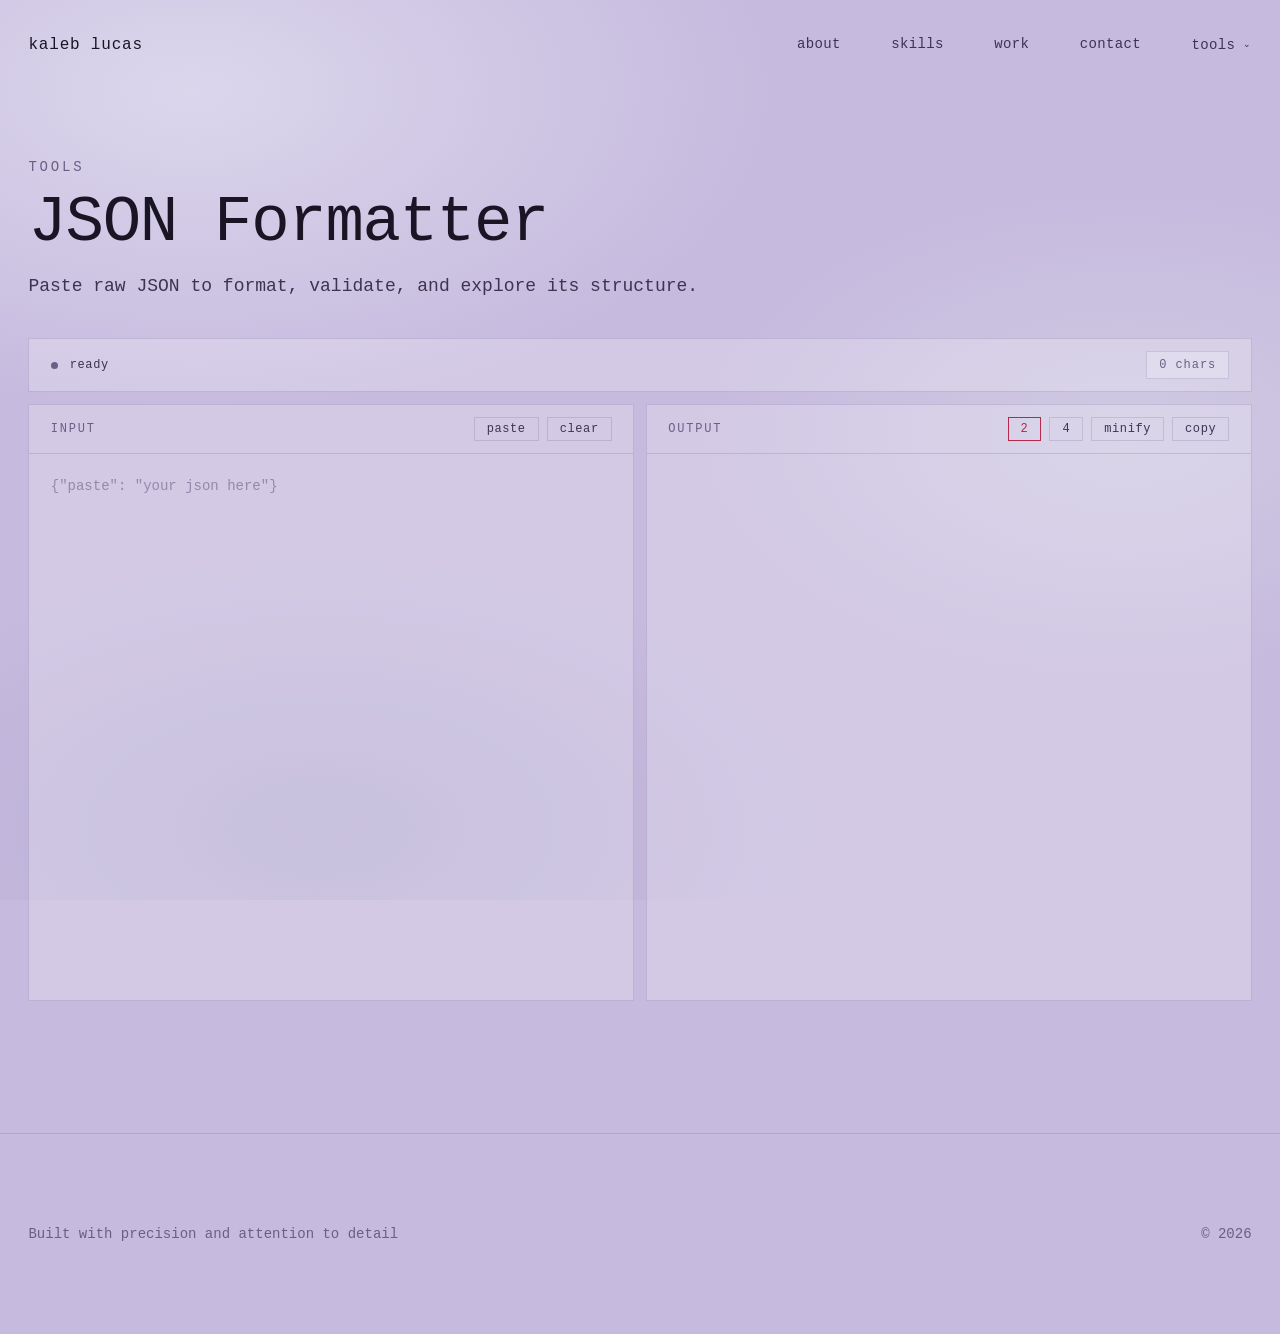
<file: src/main/resources/static/json-formatter.html>
<!DOCTYPE html>
<html lang="en">
<head>
    <link rel="icon" type="image/svg+xml" href="favicon.svg">
    <meta charset="UTF-8">
    <meta name="viewport" content="width=device-width, initial-scale=1.0">
    <title>JSON Formatter — Kaleb Lucas</title>
    <link rel="stylesheet" href="styles.css">
    <link rel="stylesheet" href="formatter.css">
    <link rel="stylesheet" href="theme-override.css">
</head>
<body>
    <nav class="navbar">
        <div class="nav-container">
            <a href="index.html" class="nav-logo" style="opacity:1;transform:none;pointer-events:auto;">kaleb lucas</a>
            <button class="hamburger" aria-label="Toggle menu" aria-expanded="false">
                <span></span>
                <span></span>
                <span></span>
            </button>
            <ul class="nav-menu">
                <li><a href="index.html#about">about</a></li>
                <li><a href="index.html#skills">skills</a></li>
                <li><a href="index.html#work">work</a></li>
                <li><a href="index.html#contact">contact</a></li>
                <li class="nav-dropdown">
                    <button class="nav-dropdown-toggle" aria-expanded="false" aria-haspopup="true">
                        tools <span class="nav-dropdown-caret">&#x2304;</span>
                    </button>
                    <ul class="nav-dropdown-menu" role="menu">
                        <li role="none"><a href="#" class="dark-mode-toggle" role="menuitem">dark mode</a></li>
                        <li role="none"><a href="json-formatter.html" role="menuitem">json formatter</a></li>
                        <li role="none"><a href="xml-formatter.html" role="menuitem">xml formatter</a></li>
                    </ul>
                </li>
            </ul>
        </div>
    </nav>

    <main class="tool-main">
        <div class="container">

            <div class="tool-header fade-in">
                <div class="tool-label">tools</div>
                <h1 class="tool-title">JSON Formatter</h1>
                <p class="tool-description">Paste raw JSON to format, validate, and explore its structure.</p>
            </div>

            <!-- Status bar -->
            <div class="jf-status-bar fade-in">
                <div class="jf-status-left">
                    <span id="jf-status-indicator" class="jf-status-dot jf-status-idle"></span>
                    <span id="jf-status-text" class="jf-status-text">ready</span>
                </div>
                <div class="jf-status-right">
                    <span id="jf-char-count" class="jf-meta-chip">0 chars</span>
                    <span id="jf-key-count"  class="jf-meta-chip hidden">0 keys</span>
                    <span id="jf-depth"      class="jf-meta-chip hidden">depth 0</span>
                </div>
            </div>

            <!-- Editor row -->
            <div class="jf-editor-row fade-in">

                <!-- Input panel -->
                <div class="jf-panel">
                    <div class="jf-panel-header">
                        <span class="jf-panel-label">input</span>
                        <div class="jf-panel-actions">
                            <button class="jf-btn" id="jf-paste-btn" title="Paste from clipboard">paste</button>
                            <button class="jf-btn" id="jf-clear-btn" title="Clear input">clear</button>
                        </div>
                    </div>
                    <textarea
                        id="jf-input"
                        class="jf-textarea"
                        placeholder='{"paste": "your json here"}'
                        spellcheck="false"
                        autocomplete="off"
                        autocorrect="off"
                        autocapitalize="off"
                    ></textarea>
                </div>

                <!-- Output panel -->
                <div class="jf-panel">
                    <div class="jf-panel-header">
                        <span class="jf-panel-label">output</span>
                        <div class="jf-panel-actions">
                            <button class="jf-btn" id="jf-indent-2"  title="2-space indent">2</button>
                            <button class="jf-btn" id="jf-indent-4"  title="4-space indent">4</button>
                            <button class="jf-btn" id="jf-minify-btn" title="Minify">minify</button>
                            <button class="jf-btn" id="jf-copy-btn"   title="Copy to clipboard">copy</button>
                        </div>
                    </div>
                    <div
                        id="jf-output"
                        class="jf-output"
                        contenteditable="true"
                        spellcheck="false"
                        autocorrect="off"
                        autocapitalize="off"
                        aria-label="Formatted JSON output"
                        aria-live="polite"
                    ></div>
                </div>

            </div>

            <!-- Error panel -->
            <div id="jf-error-panel" class="jf-error-panel hidden fade-in">
                <span class="jf-error-icon">&#x26A0;</span>
                <span id="jf-error-msg"></span>
            </div>

            <!-- Tree explorer -->
            <div id="jf-tree-wrap" class="jf-tree-wrap hidden fade-in">
                <div class="jf-panel-header">
                    <span class="jf-panel-label">tree explorer</span>
                    <div class="jf-panel-actions">
                        <button class="jf-btn" id="jf-expand-all">expand all</button>
                        <button class="jf-btn" id="jf-collapse-all">collapse all</button>
                    </div>
                </div>
                <div id="jf-tree" class="jf-tree"></div>
            </div>

        </div>
    </main>

    <footer class="footer">
        <div class="container">
            <div class="footer-content">
                <p>Built with precision and attention to detail</p>
                <p class="footer-year">&copy; 2026</p>
            </div>
        </div>
    </footer>

    <script src="script.js"></script>
    <script src="clipboard-utils.js"></script>
    <script src="json-formatter.js"></script>
</body>
</html>
</file>
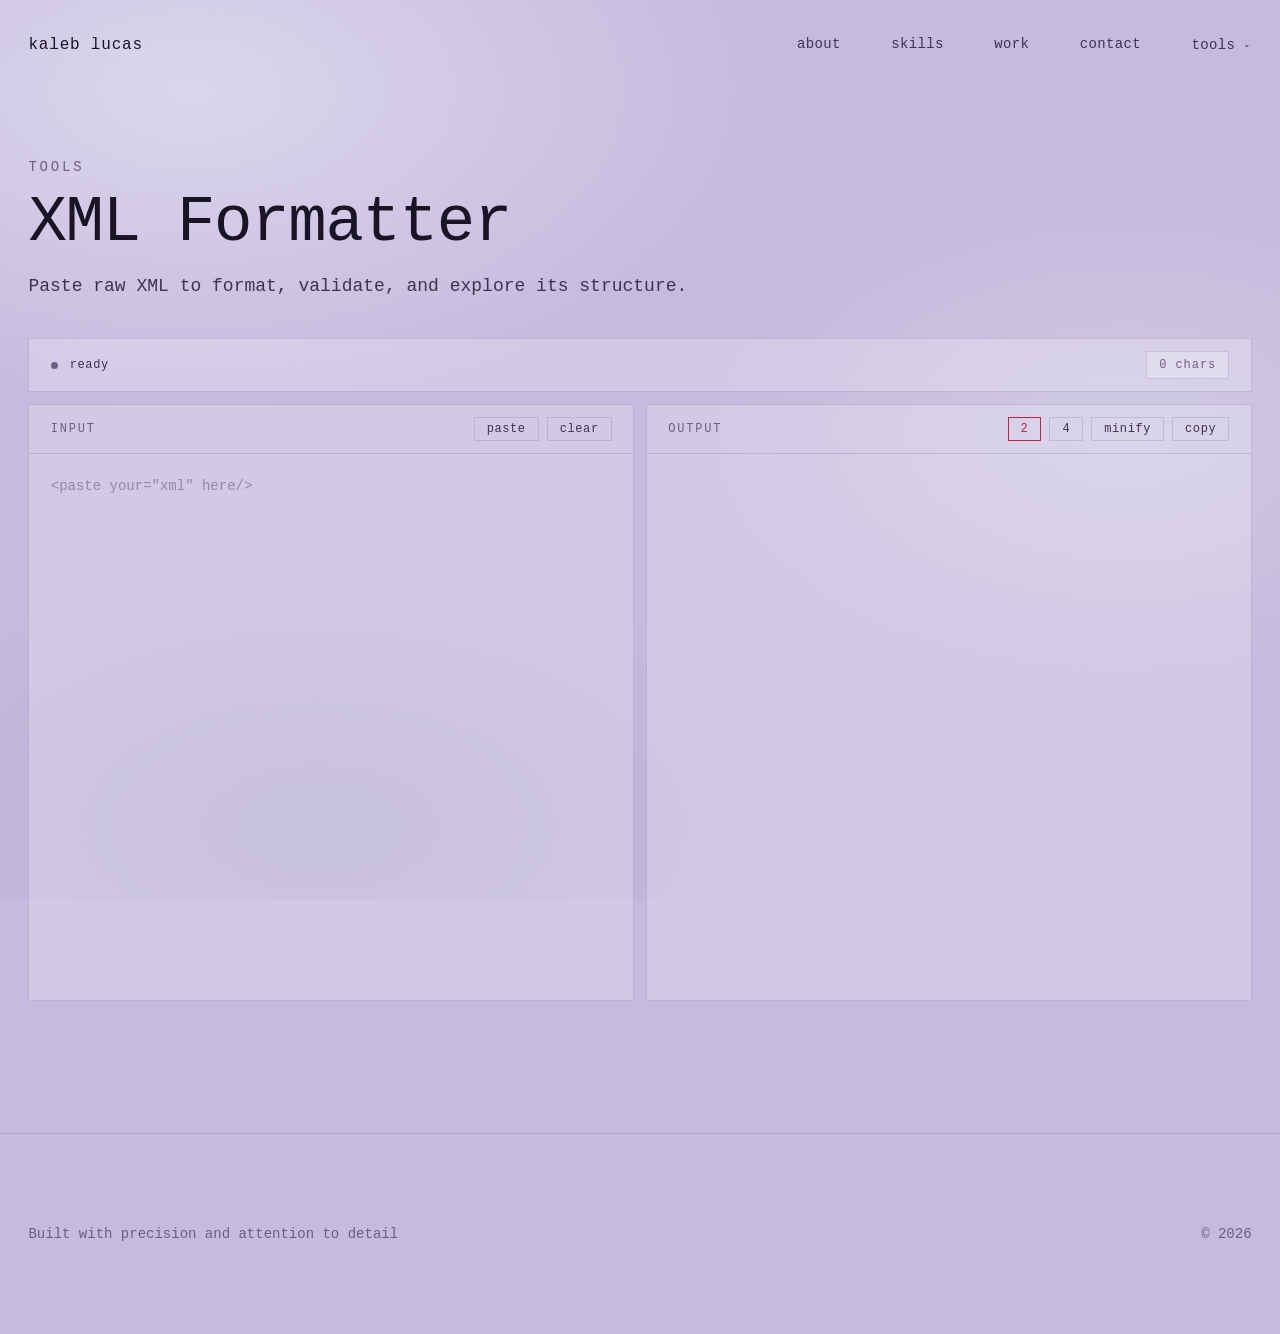
<file: src/main/resources/static/xml-formatter.html>
<!DOCTYPE html>
<html lang="en">
<head>
    <link rel="icon" type="image/svg+xml" href="favicon.svg">
    <meta charset="UTF-8">
    <meta name="viewport" content="width=device-width, initial-scale=1.0">
    <title>XML Formatter — Kaleb Lucas</title>
    <link rel="stylesheet" href="styles.css">
    <link rel="stylesheet" href="formatter.css">
    <link rel="stylesheet" href="theme-override.css">
</head>
<body>
    <nav class="navbar">
        <div class="nav-container">
            <a href="index.html" class="nav-logo" style="opacity:1;transform:none;pointer-events:auto;">kaleb lucas</a>
            <button class="hamburger" aria-label="Toggle menu" aria-expanded="false">
                <span></span>
                <span></span>
                <span></span>
            </button>
            <ul class="nav-menu">
                <li><a href="index.html#about">about</a></li>
                <li><a href="index.html#skills">skills</a></li>
                <li><a href="index.html#work">work</a></li>
                <li><a href="index.html#contact">contact</a></li>
                <li class="nav-dropdown">
                    <button class="nav-dropdown-toggle" aria-expanded="false" aria-haspopup="true">
                        tools <span class="nav-dropdown-caret">&#x2304;</span>
                    </button>
                    <ul class="nav-dropdown-menu" role="menu">
                        <li role="none"><a href="#" class="dark-mode-toggle" role="menuitem">dark mode</a></li>
                        <li role="none"><a href="json-formatter.html" role="menuitem">json formatter</a></li>
                        <li role="none"><a href="xml-formatter.html" role="menuitem">xml formatter</a></li>
                    </ul>
                </li>
            </ul>
        </div>
    </nav>

    <main class="tool-main">
        <div class="container">

            <div class="tool-header fade-in">
                <div class="tool-label">tools</div>
                <h1 class="tool-title">XML Formatter</h1>
                <p class="tool-description">Paste raw XML to format, validate, and explore its structure.</p>
            </div>

            <!-- Status bar -->
            <div class="jf-status-bar fade-in">
                <div class="jf-status-left">
                    <span id="jf-status-indicator" class="jf-status-dot jf-status-idle"></span>
                    <span id="jf-status-text" class="jf-status-text">ready</span>
                </div>
                <div class="jf-status-right">
                    <span id="jf-char-count"  class="jf-meta-chip">0 chars</span>
                    <span id="jf-node-count"  class="jf-meta-chip hidden">0 elements</span>
                    <span id="jf-depth"       class="jf-meta-chip hidden">depth 0</span>
                </div>
            </div>

            <!-- Editor row -->
            <div class="jf-editor-row fade-in">

                <!-- Input panel -->
                <div class="jf-panel">
                    <div class="jf-panel-header">
                        <span class="jf-panel-label">input</span>
                        <div class="jf-panel-actions">
                            <button class="jf-btn" id="jf-paste-btn" title="Paste from clipboard">paste</button>
                            <button class="jf-btn" id="jf-clear-btn" title="Clear input">clear</button>
                        </div>
                    </div>
                    <textarea
                        id="jf-input"
                        class="jf-textarea"
                        placeholder='<paste your="xml" here/>'
                        spellcheck="false"
                        autocomplete="off"
                        autocorrect="off"
                        autocapitalize="off"
                    ></textarea>
                </div>

                <!-- Output panel -->
                <div class="jf-panel">
                    <div class="jf-panel-header">
                        <span class="jf-panel-label">output</span>
                        <div class="jf-panel-actions">
                            <button class="jf-btn" id="jf-indent-2"   title="2-space indent">2</button>
                            <button class="jf-btn" id="jf-indent-4"   title="4-space indent">4</button>
                            <button class="jf-btn" id="jf-minify-btn" title="Minify">minify</button>
                            <button class="jf-btn" id="jf-copy-btn"   title="Copy to clipboard">copy</button>
                        </div>
                    </div>
                    <div
                        id="jf-output"
                        class="jf-output"
                        contenteditable="true"
                        spellcheck="false"
                        autocorrect="off"
                        autocapitalize="off"
                        aria-label="Formatted XML output"
                        aria-live="polite"
                    ></div>
                </div>

            </div>

            <!-- Error panel -->
            <div id="jf-error-panel" class="jf-error-panel hidden fade-in">
                <span class="jf-error-icon">&#x26A0;</span>
                <span id="jf-error-msg"></span>
            </div>

            <!-- Tree explorer -->
            <div id="jf-tree-wrap" class="jf-tree-wrap hidden fade-in">
                <div class="jf-panel-header">
                    <span class="jf-panel-label">tree explorer</span>
                    <div class="jf-panel-actions">
                        <button class="jf-btn" id="jf-expand-all">expand all</button>
                        <button class="jf-btn" id="jf-collapse-all">collapse all</button>
                    </div>
                </div>
                <div id="jf-tree" class="jf-tree"></div>
            </div>

        </div>
    </main>

    <footer class="footer">
        <div class="container">
            <div class="footer-content">
                <p>Built with precision and attention to detail</p>
                <p class="footer-year">&copy; 2026</p>
            </div>
        </div>
    </footer>

    <script src="script.js"></script>
    <script src="clipboard-utils.js"></script>
    <script src="xml-formatter.js"></script>
</body>
</html>
</file>
<file: src/main/resources/static/styles.css>
* {
    margin: 0;
    padding: 0;
    box-sizing: border-box;
}

:root {
    /* Base — Thistle as the canvas */
    --bg:           #C6BADE;
    --bg-deep:      #b3a9cf;   /* darker thistle, used for card borders/hover */
    --bg-light:     #d9d4e9;   /* lighter thistle, used for gradient blooms   */
    --bg-surface:   rgba(255, 255, 255, 0.22);  /* card/panel fill             */
    --bg-surface-hover: rgba(255, 255, 255, 0.36);

    /* Text — dark to contrast against the light base */
    --ink:          #1a1525;   /* primary text — deep plum-black              */
    --ink-mid:      #3d3452;   /* secondary text                              */
    --ink-muted:    #6b5f85;   /* muted/footer text                           */

    /* Accent — kept red for continuity */
    --accent:       #b5294a;   /* deeper red reads better on light bg         */

    /* Thistle tones for borders/glows */
    --thistle-border:     rgba(90, 70, 130, 0.18);
    --thistle-border-mid: rgba(90, 70, 130, 0.35);

    /* Typography Scale - Perfect Fourth (1.333) */
    --text-xs:   0.75rem;
    --text-sm:   0.875rem;
    --text-base: 1rem;
    --text-lg:   1.125rem;
    --text-xl:   1.333rem;
    --text-2xl:  1.777rem;
    --text-3xl:  2.369rem;
    --text-4xl:  3.157rem;
    --text-5xl:  4.209rem;
    --text-6xl:  5.61rem;

    /* Spacing Scale - Perfect Fourth */
    --space-1:  0.25rem;
    --space-2:  0.5rem;
    --space-3:  0.75rem;
    --space-4:  1rem;
    --space-5:  1.333rem;
    --space-6:  1.777rem;
    --space-8:  2.369rem;
    --space-10: 3.157rem;
    --space-12: 4.209rem;
    --space-16: 5.61rem;
    --space-20: 7.478rem;
    --space-24: 9.969rem;
}

html {
    scroll-behavior: smooth;
}

body {
    font-family: monospace;
    font-weight: 400;
    line-height: 1.5;
    color: var(--ink);
    background-color: var(--bg);

    /*
     * Fixed radial blooms built from the thistle family:
     *   #1  top-left     — bright highlight bloom (#d9d4e9 light thistle)
     *   #2  center-right — mid-tone bloom, creates lateral depth
     *   #3  bottom-left  — deep bloom (#b3a9cf) anchors the lower page
     * Fixed attachment means the page scrolls through the gradient field,
     * so each section is lit differently without any hard breaks.
     */
    background-image:
        radial-gradient(ellipse 70% 55% at 15%  10%, #dbd6ec 0%, transparent 65%),
        radial-gradient(ellipse 55% 45% at 88%  48%, #cfc9e2 0%, transparent 60%),
        radial-gradient(ellipse 65% 50% at 25%  92%, #b8afd4 0%, transparent 60%);
    background-attachment: fixed;

    font-feature-settings: "liga" 1, "kern" 1;
    -webkit-font-smoothing: antialiased;
    -moz-osx-font-smoothing: grayscale;
}

/* ─── Grid ─────────────────────────────────────────────────────────────────── */
.container {
    width: 100%;
    max-width: 1440px;
    margin: 0 auto;
    padding: 0 var(--space-6);
}

.grid {
    display: grid;
    grid-template-columns: repeat(12, 1fr);
    gap: var(--space-6);
}

/* ─── Navigation ────────────────────────────────────────────────────────────
 * Fully transparent at top — bleeds seamlessly into the hero gradient.
 * On scroll: gains a frosted thistle-tinted glass panel.
 * No border at rest — a faint plum line fades in on scroll.
 * ─────────────────────────────────────────────────────────────────────────── */
.navbar {
    position: fixed;
    top: 0;
    left: 0;
    right: 0;
    z-index: 1000;
    background: transparent;
    backdrop-filter: blur(0px);
    -webkit-backdrop-filter: blur(0px);
    border-bottom: 1px solid transparent;
    transition:
        background      0.45s ease,
        border-color    0.45s ease,
        backdrop-filter 0.45s ease;
}

.navbar.scrolled {
    background: rgba(198, 186, 222, 0.72);
    backdrop-filter: blur(24px);
    -webkit-backdrop-filter: blur(24px);
    border-bottom-color: var(--thistle-border);
}

.nav-container {
    display: flex;
    justify-content: space-between;
    align-items: center;
    height: var(--space-16);
    max-width: 1440px;
    margin: 0 auto;
    padding: 0 var(--space-6);
}

.nav-logo {
    font-size: var(--text-base);
    text-decoration: none;
    opacity: 0;
    transform: translateY(-4px);
    transition: opacity 0.4s ease, transform 0.4s ease;
    pointer-events: none;
    font-weight: 500;
    color: var(--ink);
    letter-spacing: 0.05em;
    /* Always above the mobile overlay */
    position: relative;
    z-index: 1100;
}


.nav-logo.logo-visible {
    opacity: 1;
    transform: translateY(0);
    pointer-events: auto;
}

.nav-menu {
    display: flex;
    list-style: none;
    align-items: center;
    gap: var(--space-10);
}

.nav-menu a {
    font-size: var(--text-sm);
    color: var(--ink-mid);
    text-decoration: none;
    font-weight: 300;
    letter-spacing: 0.025em;
    transition: color 0.2s ease;
    position: relative;
}

.nav-menu a:hover {
    color: var(--ink);
}

.nav-menu a::after {
    content: '';
    position: absolute;
    bottom: -2px;
    left: 0;
    width: 0;
    height: 1px;
    background: var(--accent);
    transition: width 0.3s ease;
}

.nav-menu a:hover::after {
    width: 100%;
}

/* ─── Hero ────────────────────────────────────────────────────────────────── */
.hero {
    height: 100vh;
    display: flex;
    align-items: center;
    position: relative;
    overflow: hidden;
}

.hero-content {
    grid-column: 1 / 8;
    z-index: 2;
}

.hero-label {
    font-size: var(--text-sm);
    color: var(--ink-muted);
    letter-spacing: 0.2em;
    text-transform: uppercase;
    margin-bottom: var(--space-3);
    font-weight: 300;
}

.hero-title {
    font-size: clamp(var(--text-4xl), 8vw, var(--text-6xl));
    font-weight: 300;
    line-height: 0.9;
    color: var(--ink);
    margin-bottom: var(--space-2);
    letter-spacing: -0.02em;
}

.hero-subtitle {
    font-size: clamp(var(--text-xl), 3vw, var(--text-3xl));
    font-weight: 500;
    color: var(--accent);
    margin-bottom: var(--space-8);
    letter-spacing: -0.01em;
}

.hero-description {
    font-size: var(--text-lg);
    color: var(--ink-mid);
    line-height: 1.6;
    max-width: 500px;
    margin-bottom: var(--space-10);
    font-weight: 300;
}

.hero-cta {
    display: inline-flex;
    align-items: center;
    font-size: var(--text-base);
    color: var(--ink);
    text-decoration: none;
    font-weight: 400;
    letter-spacing: 0.025em;
    transition: all 0.3s ease;
    border-bottom: 1px solid var(--accent);
    padding-bottom: var(--space-1);
}

.hero-cta:hover {
    transform: translateX(var(--space-2));
    color: var(--accent);
}

.hero-cta::after {
    content: '→';
    margin-left: var(--space-3);
    transition: transform 0.3s ease;
}

.hero-cta:hover::after {
    transform: translateX(var(--space-1));
}

/* ─── Sections ──────────────────────────────────────────────────────────────*/
.section {
    padding: var(--space-20) 0;
    position: relative;
}

.section-title {
    font-size: clamp(var(--text-2xl), 4vw, var(--text-4xl));
    font-weight: 300;
    color: var(--ink);
    margin-bottom: var(--space-12);
    letter-spacing: -0.01em;
    line-height: 1.1;
}

/* ─── About ──────────────────────────────────────────────────────────────── */
.about-content {
    grid-column: 1 / 9;
}

.about-text {
    font-size: var(--text-lg);
    line-height: 1.7;
    color: var(--ink-mid);
    font-weight: 300;
}

.about-text p {
    margin-bottom: var(--space-6);
}

.about-text p:last-child {
    margin-bottom: 0;
}

/* ─── Skills ─────────────────────────────────────────────────────────────── */
.skills-grid {
    display: grid;
    grid-template-columns: repeat(auto-fit, minmax(280px, 1fr));
    gap: var(--space-2);
    margin-top: var(--space-8);
}

.skill-category {
    padding: var(--space-6);
    border: 1px solid var(--thistle-border);
    background: var(--bg-surface);
    transition: border-color 0.3s ease, background 0.3s ease;
}

.skill-category:hover {
    border-color: var(--thistle-border-mid);
    background: var(--bg-surface-hover);
}

.skill-category h3 {
    font-size: var(--text-xl);
    font-weight: 500;
    color: var(--ink);
    margin-bottom: var(--space-5);
    letter-spacing: -0.01em;
}

.skill-category ul {
    list-style: none;
}

.skill-category li {
    font-size: var(--text-base);
    color: var(--ink-mid);
    padding: var(--space-2) 0;
    font-weight: 300;
    border-bottom: 1px solid var(--thistle-border);
}

.skill-category li:last-child {
    border-bottom: none;
}

/* ─── Projects ───────────────────────────────────────────────────────────── */
.projects-grid {
    display: grid;
    grid-template-columns: repeat(12, 1fr);
    gap: var(--space-6);
    margin-top: var(--space-8);
}

.project-card {
    padding: var(--space-8);
    border: 1px solid var(--thistle-border);
    background: var(--bg-surface);
    transition: all 0.3s ease;
    position: relative;
}

.project-card:nth-child(1) { grid-column: 1 / 13; }
.project-card:nth-child(2) { grid-column: 1 / 7; }
.project-card:nth-child(3) { grid-column: 7 / 13; }

.project-card:hover {
    border-color: var(--accent);
    background: rgba(181, 41, 74, 0.05);
    transform: translateY(-2px);
}

.project-card h3 {
    font-size: var(--text-xl);
    font-weight: 500;
    color: var(--ink);
    margin-bottom: var(--space-1);
    letter-spacing: -0.01em;
}

.project-role {
    display: block;
    font-size: var(--text-sm);
    font-weight: 300;
    color: var(--ink-muted);
    letter-spacing: 0.02em;
    margin-top: var(--space-1);
    margin-bottom: var(--space-5);
}

.project-bullets {
    list-style: none;
    margin-bottom: var(--space-6);
}

.project-bullets li {
    font-size: var(--text-base);
    line-height: 1.6;
    color: var(--ink-mid);
    font-weight: 300;
    padding: var(--space-2) 0;
    border-bottom: 1px solid var(--thistle-border);
}

.project-bullets li:last-child {
    border-bottom: none;
}

.project-tech {
    display: flex;
    flex-wrap: wrap;
    gap: var(--space-3);
}

.project-tech span {
    font-size: var(--text-xs);
    color: var(--ink-muted);
    text-transform: uppercase;
    letter-spacing: 0.1em;
    font-weight: 400;
}

/* ─── Contact ────────────────────────────────────────────────────────────── */
.contact-content {
    text-align: center;
    max-width: 600px;
    margin: 0 auto;
}

.contact-title {
    font-size: clamp(var(--text-3xl), 5vw, var(--text-5xl));
    font-weight: 300;
    color: var(--ink);
    margin-bottom: var(--space-6);
    letter-spacing: -0.02em;
}

.contact-description {
    font-size: var(--text-lg);
    line-height: 1.6;
    color: var(--ink-mid);
    margin-bottom: var(--space-10);
    font-weight: 300;
}

.contact-email {
    display: inline-block;
    font-size: var(--text-2xl);
    color: var(--accent);
    text-decoration: none;
    font-weight: 400;
    letter-spacing: -0.01em;
    transition: all 0.3s ease;
    border-bottom: 2px solid var(--accent);
    padding-bottom: var(--space-2);
}

.contact-email:hover {
    transform: translateY(-2px);
    color: var(--ink);
}

/* ─── Footer ─────────────────────────────────────────────────────────────── */
.footer {
    padding: var(--space-16) 0;
    border-top: 1px solid var(--thistle-border);
}

.footer-content {
    display: flex;
    justify-content: space-between;
    align-items: center;
}

.footer p {
    font-size: var(--text-sm);
    color: var(--ink-muted);
    font-weight: 300;
}

.footer-year {
    color: var(--ink-mid);
}

/* ─── Hamburger (hidden on desktop) ──────────────────────────────────────── */
.hamburger {
    display: none;
    flex-direction: column;
    justify-content: center;
    align-items: center;
    gap: 5px;
    width: 36px;
    height: 36px;
    background: transparent;
    border: none;
    cursor: pointer;
    padding: 0;
    /* Always above the mobile overlay */
    position: relative;
    z-index: 1100;
}

.hamburger span {
    display: block;
    width: 22px;
    height: 1.5px;
    background: var(--ink);
    transition: transform 0.3s ease, opacity 0.3s ease;
    transform-origin: center;
}

/* Animate to × when open */
.navbar.nav-open .hamburger span:nth-child(1) {
    transform: translateY(6.5px) rotate(45deg);
}
.navbar.nav-open .hamburger span:nth-child(2) {
    opacity: 0;
    transform: scaleX(0);
}
.navbar.nav-open .hamburger span:nth-child(3) {
    transform: translateY(-6.5px) rotate(-45deg);
}

/* ─── Responsive ──────────────────────────────────────────────────────────── */
@media (max-width: 1024px) {
    .hero-content  { grid-column: 1 / 12; }
    .about-content { grid-column: 1 / 12; }

    .project-card:nth-child(1),
    .project-card:nth-child(2),
    .project-card:nth-child(3) {
        grid-column: 1 / 13;
    }
}

@media (max-width: 768px) {
    :root {
        --space-6:  1rem;
        --space-10: 2rem;
        --space-12: 2.5rem;
        --space-16: 3rem;
        --space-20: 4rem;
    }

    /* Show hamburger, hide inline nav */
    .hamburger { display: flex; }

    .navbar {
        position: sticky !important;
        top: 0;
        backdrop-filter: none;
        -webkit-backdrop-filter: none;
        transition: none;
    }

    /* Mobile overlay — breaks out of nav-container's max-width constraint */
    .nav-menu {
        display: none !important;
        position: fixed;
        top: 48px;
        left: 0;
        right: 0;
        width: 100vw;
        height: calc(100vh - 48px);
        flex-direction: column;
        justify-content: flex-start;
        align-items: center;
        gap: var(--space-8);
        background: #C6BADE;
        z-index: 999;
        list-style: none;
        padding-top: var(--space-10);
        overflow-y: auto;
        box-sizing: border-box;
    }

    .navbar.nav-open {
        z-index: 1001;
        background: #C6BADE !important;
    }

    .navbar.nav-open .nav-menu {
        display: flex !important;
    }

    /* All nav links — uniform size, consistent weight */
    .nav-menu > li > a,
    .nav-dropdown-toggle {
        font-size: var(--text-xl) !important;
        font-weight: 400;
        color: var(--ink-mid);
        letter-spacing: 0.025em;
    }

    /* Tools dropdown — collapsed by default, toggled by JS as normal */
    .nav-dropdown {
        display: flex;
        flex-direction: column;
        align-items: center;
        gap: var(--space-3);
        position: static;
    }

    /* The dropdown panel: static position, no floating panel styling */
    .nav-dropdown-menu {
        position: static;
        background: transparent;
        border: none;
        backdrop-filter: none;
        -webkit-backdrop-filter: none;
        padding: 0;
        min-width: unset;
        /* Keep JS-driven .open class working — don't force display here */
    }

    /* Dropdown items match the other links */
    .nav-dropdown-menu li a {
        font-size: var(--text-xl) !important;
        font-weight: 400;
        color: var(--ink-mid);
        padding: var(--space-1) 0;
        text-align: center;
    }

    .nav-dropdown-caret { display: none; }

    .skills-grid { grid-template-columns: 1fr; }

    .footer-content {
        flex-direction: column;
        gap: var(--space-4);
        text-align: center;
    }
}

@media (max-width: 480px) {
    .container     { padding: 0 var(--space-4); }
    .nav-container { padding: 0 var(--space-4); }
}

/* ─── Focus ───────────────────────────────────────────────────────────────── */
a:focus,
button:focus {
    outline: 2px solid var(--accent);
    outline-offset: 2px;
}

/* ─── Scroll Fade Animations ─────────────────────────────────────────────── */
.fade-in {
    opacity: 0;
    transform: translateY(28px);
    transition: opacity 0.75s ease, transform 0.75s ease;
}

.fade-in.visible {
    opacity: 1;
    transform: translateY(0);
}

.fade-in:nth-child(2) { transition-delay: 0.1s; }
.fade-in:nth-child(3) { transition-delay: 0.2s; }
.fade-in:nth-child(4) { transition-delay: 0.3s; }

/* ─── Work Experience Card Elements ──────────────────────────────────────── */
.project-card-meta {
    display: flex;
    justify-content: space-between;
    align-items: baseline;
    margin-bottom: var(--space-4);
}

.project-tenure {
    font-size: var(--text-xs);
    color: var(--ink-muted);
    text-transform: uppercase;
    letter-spacing: 0.1em;
    font-weight: 500;
}

.project-location {
    font-size: var(--text-xs);
    color: var(--ink-muted);
    font-weight: 300;
    letter-spacing: 0.03em;
}

.project-company {
    display: block;
    font-size: var(--text-base);
    font-weight: 400;
    color: var(--ink-mid);
    letter-spacing: 0.01em;
    margin-top: var(--space-1);
}

/* ─── Nav Dropdown ───────────────────────────────────────────────────────── */
.nav-dropdown {
    position: relative;
}

.nav-dropdown-toggle {
    font-family: monospace;
    font-size: var(--text-sm);
    font-weight: 300;
    color: var(--ink-mid);
    background: transparent;
    border: none;
    cursor: pointer;
    letter-spacing: 0.025em;
    padding: 0;
    display: flex;
    align-items: center;
    gap: var(--space-2);
    transition: color 0.2s ease;
    position: relative;
}

.nav-dropdown-toggle::after {
    content: '';
    position: absolute;
    bottom: -2px;
    left: 0;
    width: 0;
    height: 1px;
    background: var(--accent);
    transition: width 0.3s ease;
}

.nav-dropdown-toggle:hover,
.nav-dropdown-toggle[aria-expanded="true"] {
    color: var(--ink);
}

.nav-dropdown-toggle:hover::after,
.nav-dropdown-toggle[aria-expanded="true"]::after {
    width: 100%;
}

.nav-dropdown-caret {
    font-size: 0.65em;
    display: inline-block;
    transition: transform 0.2s ease;
    line-height: 1;
}

.nav-dropdown-toggle[aria-expanded="true"] .nav-dropdown-caret {
    transform: rotate(180deg);
}

.nav-dropdown-menu {
    display: none;
    position: absolute;
    top: calc(100% + var(--space-5));
    right: 0;
    min-width: 160px;
    list-style: none;
    background: rgba(198, 186, 222, 0.92);
    backdrop-filter: blur(24px);
    -webkit-backdrop-filter: blur(24px);
    border: 1px solid var(--thistle-border-mid);
    padding: var(--space-2) 0;
    z-index: 1001;
}

.nav-dropdown-menu.open {
    display: block;
}

.nav-dropdown-menu li a {
    display: block;
    padding: var(--space-3) var(--space-5);
    font-size: var(--text-sm);
    font-weight: 300;
    color: var(--ink-mid);
    text-decoration: none;
    letter-spacing: 0.025em;
    transition: color 0.2s ease, background 0.2s ease;
    white-space: nowrap;
}

.nav-dropdown-menu li a:hover {
    color: var(--ink);
    background: rgba(255, 255, 255, 0.2);
}

/* ─── DiSC Profile ──────────────────────────────────────────────────────────── */
.disc-wrapper {
    display: flex;
    align-items: center;
    gap: var(--space-12);
    margin-top: var(--space-12);
    padding-top: var(--space-10);
}

/* SVG column */
.disc-graphic-col {
    flex: 0 0 280px;
}

.disc-svg {
    width: 100%;
    height: auto;
    display: block;
}

/* Quadrant fills */
.disc-q { opacity: 0.18; transition: opacity 0.3s ease; }
.disc-q-d { fill: #3dbd6e; }          /* top-left   — D (green) */
.disc-q-i { fill: var(--accent); }    /* top-right  — i (red) */
.disc-q-s { fill: #29aacc; }          /* bottom-right — S (blue/cyan) */
.disc-q-c { fill: #d4a017; }          /* bottom-left  — C (yellow) */

/* Highlight the two active quadrants */
.disc-q-d,
.disc-q-i { opacity: 0.34; }

/* Structural SVG elements */
.disc-axis {
    stroke: var(--thistle-border-mid);
    stroke-width: 1;
}

.disc-ring {
    fill: none;
    stroke: var(--thistle-border-mid);
    stroke-width: 1.5;
}

/* Quadrant letter labels */
.disc-label {
    font-family: monospace;
    font-size: 22px;
    font-weight: 500;
    fill: var(--ink-mid);
    text-anchor: middle;
    dominant-baseline: middle;
}

/* Position marker */
.disc-dot {
    fill: var(--accent);
    opacity: 0.9;
}

.disc-dot-label {
    font-family: monospace;
    font-size: 10px;
    font-weight: 600;
    fill: #fff;
    text-anchor: middle;
    dominant-baseline: middle;
    letter-spacing: 0.02em;
}

/* Blurbs column */
.disc-blurbs-col {
    flex: 1;
    min-width: 0;
}

.disc-eyebrow {
    font-size: var(--text-xs);
    color: var(--ink-muted);
    text-transform: uppercase;
    letter-spacing: 0.15em;
    font-weight: 500;
    margin-bottom: var(--space-6);
}

.disc-blurbs {
    display: grid;
    grid-template-columns: 1fr 1fr;
    gap: var(--space-5);
}

.disc-blurb {
    display: flex;
    gap: var(--space-4);
    align-items: center;
}

.disc-blurb-icon {
    font-size: var(--text-xl);
    line-height: 1;
    flex-shrink: 0;
    margin-top: 2px;
}

.disc-blurb strong {
    display: block;
    font-size: var(--text-sm);
    font-weight: 500;
    color: var(--ink);
    margin-bottom: var(--space-2);
    letter-spacing: 0.01em;
}

.disc-blurb p {
    font-size: var(--text-sm);
    color: var(--ink-mid);
    font-weight: 300;
    line-height: 1.6;
    margin: 0;
}

/* Responsive */
@media (max-width: 900px) {
    .disc-wrapper {
        flex-direction: column;
        gap: var(--space-8);
        align-items: center;
    }

    .disc-graphic-col {
        flex: 0 0 auto;
        width: 240px;
    }

    .disc-blurbs-col {
        width: 100%;
        text-align: left;
    }
}

@media (max-width: 600px) {
    .disc-blurbs {
        grid-template-columns: 1fr;
    }
}
</file>
<file: src/main/resources/static/formatter.css>
/* ─── Tool Page: Navbar ─────────────────────────────────────────────────────
   The navbar is already position:fixed in styles.css — it doesn't scroll.
   On tool pages we want it fully transparent (blends into the page gradient)
   with no frosted glass, no border, no backdrop blur — even when .scrolled
   is present on the element.
────────────────────────────────────────────────────────────────────────────── */
body:has(.tool-main) .navbar {
    position: absolute !important;
    background: transparent !important;
    backdrop-filter: none !important;
    -webkit-backdrop-filter: none !important;
    border-bottom-color: transparent !important;
}

/* Nav logo: always visible, never underlined on tool pages */
body:has(.tool-main) .nav-logo {
    opacity: 1;
    transform: none;
    pointer-events: auto;
    text-decoration: none;
}

/* ─── Tool Page Layout ───────────────────────────────────────────────────────── */
.tool-main {
    padding-top: calc(var(--space-16) + var(--space-12));
    padding-bottom: var(--space-20);
    min-height: 100vh;
}

.tool-header {
    margin-bottom: var(--space-8);
}

.tool-label {
    font-size: var(--text-sm);
    color: var(--ink-muted);
    letter-spacing: 0.2em;
    text-transform: uppercase;
    font-weight: 300;
    margin-bottom: var(--space-3);
}

.tool-title {
    font-size: clamp(var(--text-3xl), 5vw, var(--text-5xl));
    font-weight: 300;
    color: var(--ink);
    letter-spacing: -0.02em;
    line-height: 1.05;
    margin-bottom: var(--space-4);
}

.tool-description {
    font-size: var(--text-lg);
    color: var(--ink-mid);
    font-weight: 300;
}

/* ─── Status Bar ─────────────────────────────────────────────────────────────── */
.jf-status-bar {
    display: flex;
    justify-content: space-between;
    align-items: center;
    padding: var(--space-3) var(--space-5);
    border: 1px solid var(--thistle-border);
    background: var(--bg-surface);
    margin-bottom: var(--space-3);
    font-size: var(--text-xs);
}

.jf-status-left {
    display: flex;
    align-items: center;
    gap: var(--space-3);
}

.jf-status-right {
    display: flex;
    align-items: center;
    gap: var(--space-3);
}

.jf-status-dot {
    width: 7px;
    height: 7px;
    border-radius: 50%;
    flex-shrink: 0;
    transition: background 0.3s ease;
}

.jf-status-idle    { background: var(--ink-muted); }
.jf-status-ok      { background: #4caf76; }
.jf-status-error   { background: var(--accent); }

.jf-status-text {
    font-size: var(--text-xs);
    color: var(--ink-mid);
    font-weight: 300;
    letter-spacing: 0.05em;
}

.jf-meta-chip {
    font-size: var(--text-xs);
    color: var(--ink-muted);
    letter-spacing: 0.08em;
    font-weight: 400;
    padding: var(--space-1) var(--space-3);
    border: 1px solid var(--thistle-border);
    background: var(--bg-surface);
}

/* ─── Editor Row ─────────────────────────────────────────────────────────────── */
.jf-editor-row {
    display: grid;
    grid-template-columns: 1fr 1fr;
    gap: var(--space-3);
    margin-bottom: var(--space-3);
    min-width: 0;
}

/* ─── Panel ──────────────────────────────────────────────────────────────────── */
.jf-panel {
    display: flex;
    flex-direction: column;
    border: 1px solid var(--thistle-border);
    background: var(--bg-surface);
    transition: border-color 0.3s ease;
    min-width: 0;
    overflow: hidden;
}

.jf-panel:focus-within {
    border-color: var(--thistle-border-mid);
}

.jf-panel-header {
    display: flex;
    justify-content: space-between;
    align-items: center;
    padding: var(--space-3) var(--space-5);
    border-bottom: 1px solid var(--thistle-border);
    flex-shrink: 0;
}

.jf-panel-label {
    font-size: var(--text-xs);
    color: var(--ink-muted);
    text-transform: uppercase;
    letter-spacing: 0.15em;
    font-weight: 500;
}

.jf-panel-actions {
    display: flex;
    gap: var(--space-2);
}

/* ─── Buttons ────────────────────────────────────────────────────────────────── */
.jf-btn {
    font-family: monospace;
    font-size: var(--text-xs);
    font-weight: 400;
    color: var(--ink-mid);
    background: transparent;
    border: 1px solid var(--thistle-border);
    padding: var(--space-1) var(--space-3);
    cursor: pointer;
    letter-spacing: 0.05em;
    transition: color 0.2s ease, border-color 0.2s ease, background 0.2s ease;
}

.jf-btn:hover {
    color: var(--ink);
    border-color: var(--thistle-border-mid);
    background: var(--bg-surface-hover);
}

.jf-btn:focus {
    outline: 2px solid var(--accent);
    outline-offset: 2px;
}

.jf-btn.active {
    color: var(--accent);
    border-color: var(--accent);
}

/* ─── Textarea ───────────────────────────────────────────────────────────────── */
.jf-textarea {
    font-family: monospace;
    font-size: var(--text-sm);
    font-weight: 300;
    line-height: 1.65;
    color: var(--ink);
    background: transparent;
    border: none;
    resize: none;
    width: 100%;
    min-height: 546px;
    max-height: 546px;
    overflow-y: auto;
    padding: var(--space-5);
    outline: none;
    caret-color: var(--accent);
    box-sizing: border-box;
}

.jf-textarea::placeholder {
    color: var(--ink-muted);
    opacity: 0.6;
}

/* ─── Output ─────────────────────────────────────────────────────────────────── */
.jf-output {
    font-family: monospace;
    font-size: var(--text-sm);
    font-weight: 300;
    line-height: 1.65;
    color: var(--ink-mid);
    background: transparent;
    padding: var(--space-5);
    margin: 0;
    min-height: 546px;
    max-height: 546px;

    /* Horizontal scroll instead of overflow blowout */
    white-space: pre;
    overflow-x: auto;
    overflow-y: auto;
    word-break: normal;
    word-wrap: normal;

    max-width: 100%;
    box-sizing: border-box;

    outline: none;
    caret-color: var(--accent);
}

.jf-output:focus {
    box-shadow: inset 0 0 0 1px var(--thistle-border-mid);
}

/* Syntax highlighting */
.jf-key    { color: var(--ink); font-weight: 500; }
.jf-str    { color: #5a7a5c; }
.jf-num    { color: #6b52a0; }
.jf-bool   { color: var(--accent); }
.jf-null   { color: var(--ink-muted); font-style: italic; }
.jf-punct  { color: var(--ink-muted); }

/* ─── Error Panel ────────────────────────────────────────────────────────────── */
.jf-error-panel {
    display: flex;
    align-items: flex-start;
    gap: var(--space-3);
    padding: var(--space-4) var(--space-5);
    border: 1px solid var(--accent);
    background: rgba(181, 41, 74, 0.06);
    font-size: var(--text-sm);
    color: var(--accent);
    font-weight: 300;
    margin-bottom: var(--space-3);
    letter-spacing: 0.02em;
}

.jf-error-icon {
    flex-shrink: 0;
    font-size: var(--text-base);
}

/* ─── Tree Explorer ──────────────────────────────────────────────────────────── */
.jf-tree-wrap {
    border: 1px solid var(--thistle-border);
    background: var(--bg-surface);
    margin-top: var(--space-3);
}

.jf-tree {
    padding: var(--space-5);
    font-size: var(--text-sm);
    font-weight: 300;
    line-height: 1.7;
    overflow-x: auto;
}

.jf-tree ul {
    list-style: none;
    margin: 0;
    padding-left: var(--space-6);
    border-left: 1px solid var(--thistle-border);
}

.jf-tree li {
    position: relative;
    padding: 1px 0;
}

.jf-tree-node {
    display: inline-flex;
    align-items: baseline;
    gap: var(--space-2);
    cursor: default;
}

.jf-tree-node.collapsible {
    cursor: pointer;
}

.jf-tree-node.collapsible:hover .jf-tree-key {
    color: var(--accent);
}

.jf-tree-toggle {
    font-size: var(--text-xs);
    color: var(--ink-muted);
    user-select: none;
    width: 10px;
    display: inline-block;
    flex-shrink: 0;
}

.jf-tree-key {
    color: var(--ink);
    font-weight: 500;
    transition: color 0.2s ease;
}

.jf-tree-colon {
    color: var(--ink-muted);
}

.jf-tree-type {
    font-size: var(--text-xs);
    color: var(--ink-muted);
    letter-spacing: 0.08em;
    margin-left: var(--space-2);
}

.jf-tree-value { }
.jf-tree-value.jf-str  { color: #5a7a5c; }
.jf-tree-value.jf-num  { color: #6b52a0; }
.jf-tree-value.jf-bool { color: var(--accent); }
.jf-tree-value.jf-null { color: var(--ink-muted); font-style: italic; }

.jf-tree-children.collapsed {
    display: none;
}

/* ─── Utility ────────────────────────────────────────────────────────────────── */
.hidden {
    display: none !important;
}

/* ─── Responsive ─────────────────────────────────────────────────────────────── */
@media (max-width: 900px) {
    .jf-editor-row {
        grid-template-columns: 1fr;
    }
}

@media (max-width: 480px) {
    .jf-textarea,
    .jf-output {
        min-height: 260px;
        font-size: var(--text-xs);
    }
}

/* ─── XML Syntax Highlighting ───────────────────────────────────────────────── */
/*
 * Colour roles — chosen for clear contrast separation on the thistle background:
 *
 *   xml-punct        muted lavender  — < > / = structural glue; visually recedes
 *   xml-tag          cobalt blue     — element names  <foo> </foo>
 *   xml-attr-name    warm amber      — attribute names  key=
 *   xml-attr-val     forest green    — attribute values  "value"
 *   xml-text         near-black      — element text content
 *   xml-comment      slate grey      — <!-- comments -->
 *   xml-cdata        teal            — <![CDATA[ blocks ]]>
 *   xml-decl         warm amber      — "xml" keyword inside <?xml ?>
 *   xml-pi           muted lavender  — processing instructions <?foo ?>
 *   xml-pi-target    accent red      — PI target name
 */
.xml-punct        { color: #9585b4; }                        /* muted lavender    */
.xml-tag          { color: #2e6da4; font-weight: 500; }      /* cobalt blue       */
.xml-attr-name    { color: #a0660a; }                        /* warm amber        */
.xml-attr-val     { color: #3d7a50; }                        /* forest green      */
.xml-text         { color: var(--ink); }                     /* near-black        */
.xml-comment      { color: #7a8799; font-style: italic; }    /* slate grey        */
.xml-comment-tree { color: #7a8799; font-style: italic; }    /* slate grey        */
.xml-cdata        { color: #1e7b7b; }                        /* teal              */
.xml-decl         { color: #a0660a; }                        /* warm amber        */
.xml-pi           { color: #9585b4; font-style: italic; }    /* muted lavender    */
.xml-pi-target    { color: var(--accent); }                  /* accent red        */

/* ─── Tool Page: Mobile Navbar ─────────────────────────────────────────────
   Override the absolute positioning from above so the navbar scrolls with
   the page on mobile, and goes solid when the hamburger menu is open.
──────────────────────────────────────────────────────────────────────────── */
@media (max-width: 768px) {
    body:has(.tool-main) .navbar,
    body:has(.tool-main) .navbar.scrolled {
        position: sticky !important;
        top: 0;
    }

    body:has(.tool-main) .navbar.scrolled {
        background: rgba(198, 186, 222, 0.85) !important;
        backdrop-filter: blur(12px) !important;
        -webkit-backdrop-filter: blur(12px) !important;
    }

    body:has(.tool-main) .navbar.nav-open {
        background: #C6BADE !important;
        backdrop-filter: none !important;
        -webkit-backdrop-filter: none !important;
    }
}
</file>
<file: src/main/resources/static/theme-override.css>
/* ─── Dark Mode Override — portfolio-site (port 8080) only ─────────────────
   All rules scoped to html.dark-mode — toggled via JS, persisted in
   localStorage. Light mode is the default; dark mode is opt-in.
──────────────────────────────────────────────────────────────────────────── */

html.dark-mode {

/* ─── Variables ─────────────────────────────────────────────────────────── */
    --bg:                 #0e0e12;
    --bg-deep:            #0a0a0d;
    --bg-light:           #16161d;
    --bg-surface:         rgba(255, 255, 255, 0.05);
    --bg-surface-hover:   rgba(255, 255, 255, 0.09);
    --ink:                #e8e4f0;
    --ink-mid:            #b0a8c8;
    --ink-muted:          #6e6585;
    --accent:             #b5294a;
    --thistle-border:     rgba(160, 140, 210, 0.12);
    --thistle-border-mid: rgba(160, 140, 210, 0.28);
}

/* ─── Body ───────────────────────────────────────────────────────────────── */
html.dark-mode body {
    background-color: #0e0e12 !important;
    background-image:
        radial-gradient(ellipse 70% 55% at 15%  10%, #16121f 0%, transparent 65%),
        radial-gradient(ellipse 55% 45% at 88%  48%, #120f1a 0%, transparent 60%),
        radial-gradient(ellipse 65% 50% at 25%  92%, #0e0b16 0%, transparent 60%) !important;
}

/* ─── Navbar ─────────────────────────────────────────────────────────────── */
html.dark-mode .navbar.scrolled {
    background: rgba(14, 14, 18, 0.82) !important;
    border-bottom-color: var(--thistle-border) !important;
}

/* nav-open and nav-menu backgrounds are mobile-only (hamburger menu).
   Scoped to match the light-mode rules they override. */
@media (max-width: 768px) {
    html.dark-mode .navbar.nav-open {
        background: #0e0e12 !important;
    }

    html.dark-mode .nav-menu {
        background: #0e0e12 !important;
    }
}

html.dark-mode .hamburger span {
    background: var(--ink) !important;
}

/* ─── Nav dropdown ───────────────────────────────────────────────────────── */
html.dark-mode .nav-dropdown-menu {
    background: rgba(20, 18, 28, 0.96) !important;
    border-color: var(--thistle-border-mid) !important;
}

html.dark-mode .nav-dropdown-menu li a:hover {
    background: rgba(255, 255, 255, 0.07) !important;
}

/* ─── Skill cards ────────────────────────────────────────────────────────── */
html.dark-mode .skill-category {
    background: var(--bg-surface) !important;
    border-color: var(--thistle-border) !important;
}

html.dark-mode .skill-category:hover {
    background: var(--bg-surface-hover) !important;
    border-color: var(--thistle-border-mid) !important;
}

html.dark-mode .skill-category li {
    border-bottom-color: var(--thistle-border) !important;
}

/* ─── Project cards ──────────────────────────────────────────────────────── */
html.dark-mode .project-card {
    background: var(--bg-surface) !important;
    border-color: var(--thistle-border) !important;
}

html.dark-mode .project-card:hover {
    background: rgba(181, 41, 74, 0.07) !important;
    border-color: var(--accent) !important;
}

html.dark-mode .project-bullets li {
    border-bottom-color: var(--thistle-border) !important;
}

/* ─── Footer ─────────────────────────────────────────────────────────────── */
html.dark-mode .footer {
    border-top-color: var(--thistle-border) !important;
}

/* ─── Tool pages: panels, status bar, buttons ────────────────────────────── */
html.dark-mode .jf-panel {
    background: var(--bg-surface) !important;
    border-color: var(--thistle-border) !important;
}

html.dark-mode .jf-panel:focus-within {
    border-color: var(--thistle-border-mid) !important;
}

html.dark-mode .jf-panel-header {
    border-bottom-color: var(--thistle-border) !important;
}

html.dark-mode .jf-status-bar {
    background: var(--bg-surface) !important;
    border-color: var(--thistle-border) !important;
}

html.dark-mode .jf-meta-chip {
    background: var(--bg-surface) !important;
    border-color: var(--thistle-border) !important;
}

html.dark-mode .jf-btn {
    border-color: var(--thistle-border) !important;
    color: var(--ink-mid) !important;
}

html.dark-mode .jf-btn:hover {
    border-color: var(--thistle-border-mid) !important;
    background: var(--bg-surface-hover) !important;
    color: var(--ink) !important;
}

/* ─── Tool pages: tree explorer ──────────────────────────────────────────── */
html.dark-mode .jf-tree-wrap {
    background: var(--bg-surface) !important;
    border-color: var(--thistle-border) !important;
}

html.dark-mode .jf-tree ul {
    border-left-color: var(--thistle-border) !important;
}

/* ─── Syntax highlighting ────────────────────────────────────────────────── */
html.dark-mode .jf-key    { color: #c9b8f0; font-weight: 500; }
html.dark-mode .jf-str    { color: #7ec88a; }
html.dark-mode .jf-num    { color: #b48eed; }
html.dark-mode .jf-bool   { color: #e06c75; }
html.dark-mode .jf-null   { color: var(--ink-muted); font-style: italic; }
html.dark-mode .jf-punct  { color: var(--ink-muted); }

html.dark-mode .jf-tree-value.jf-str  { color: #7ec88a; }
html.dark-mode .jf-tree-value.jf-num  { color: #b48eed; }
html.dark-mode .jf-tree-value.jf-bool { color: #e06c75; }
html.dark-mode .jf-tree-value.jf-null { color: var(--ink-muted); font-style: italic; }
html.dark-mode .jf-tree-key           { color: #c9b8f0; font-weight: 500; }

html.dark-mode .xml-punct        { color: #6e6585; }
html.dark-mode .xml-tag          { color: #7aabdc; font-weight: 500; }
html.dark-mode .xml-attr-name    { color: #e0a060; }
html.dark-mode .xml-attr-val     { color: #7ec88a; }
html.dark-mode .xml-text         { color: var(--ink); }
html.dark-mode .xml-comment      { color: #555e6e; font-style: italic; }
html.dark-mode .xml-comment-tree { color: #555e6e; font-style: italic; }
html.dark-mode .xml-cdata        { color: #4ec9b0; }
html.dark-mode .xml-decl         { color: #e0a060; }
html.dark-mode .xml-pi           { color: #6e6585; font-style: italic; }
html.dark-mode .xml-pi-target    { color: var(--accent); }

/* ─── Tool pages: mobile navbar (dark) ──────────────────────────────────── */
@media (max-width: 768px) {
    html.dark-mode body:has(.tool-main) .navbar.scrolled {
        background: rgba(14, 14, 18, 0.92) !important;
    }

    html.dark-mode body:has(.tool-main) .navbar.nav-open {
        background: #0e0e12 !important;
    }
}

/* ─── DiSC Profile (dark mode) ──────────────────────────────────────────────── */
html.dark-mode .disc-wrapper {
    border-top-color: var(--thistle-border) !important;
}

html.dark-mode .disc-axis {
    stroke: var(--thistle-border-mid) !important;
}

html.dark-mode .disc-ring {
    stroke: var(--thistle-border-mid) !important;
}

html.dark-mode .disc-label {
    fill: var(--ink-mid) !important;
}

html.dark-mode .disc-q-d,
html.dark-mode .disc-q-i { opacity: 0.28 !important; }

html.dark-mode .disc-q-s,
html.dark-mode .disc-q-c { opacity: 0.10 !important; }
</file>
